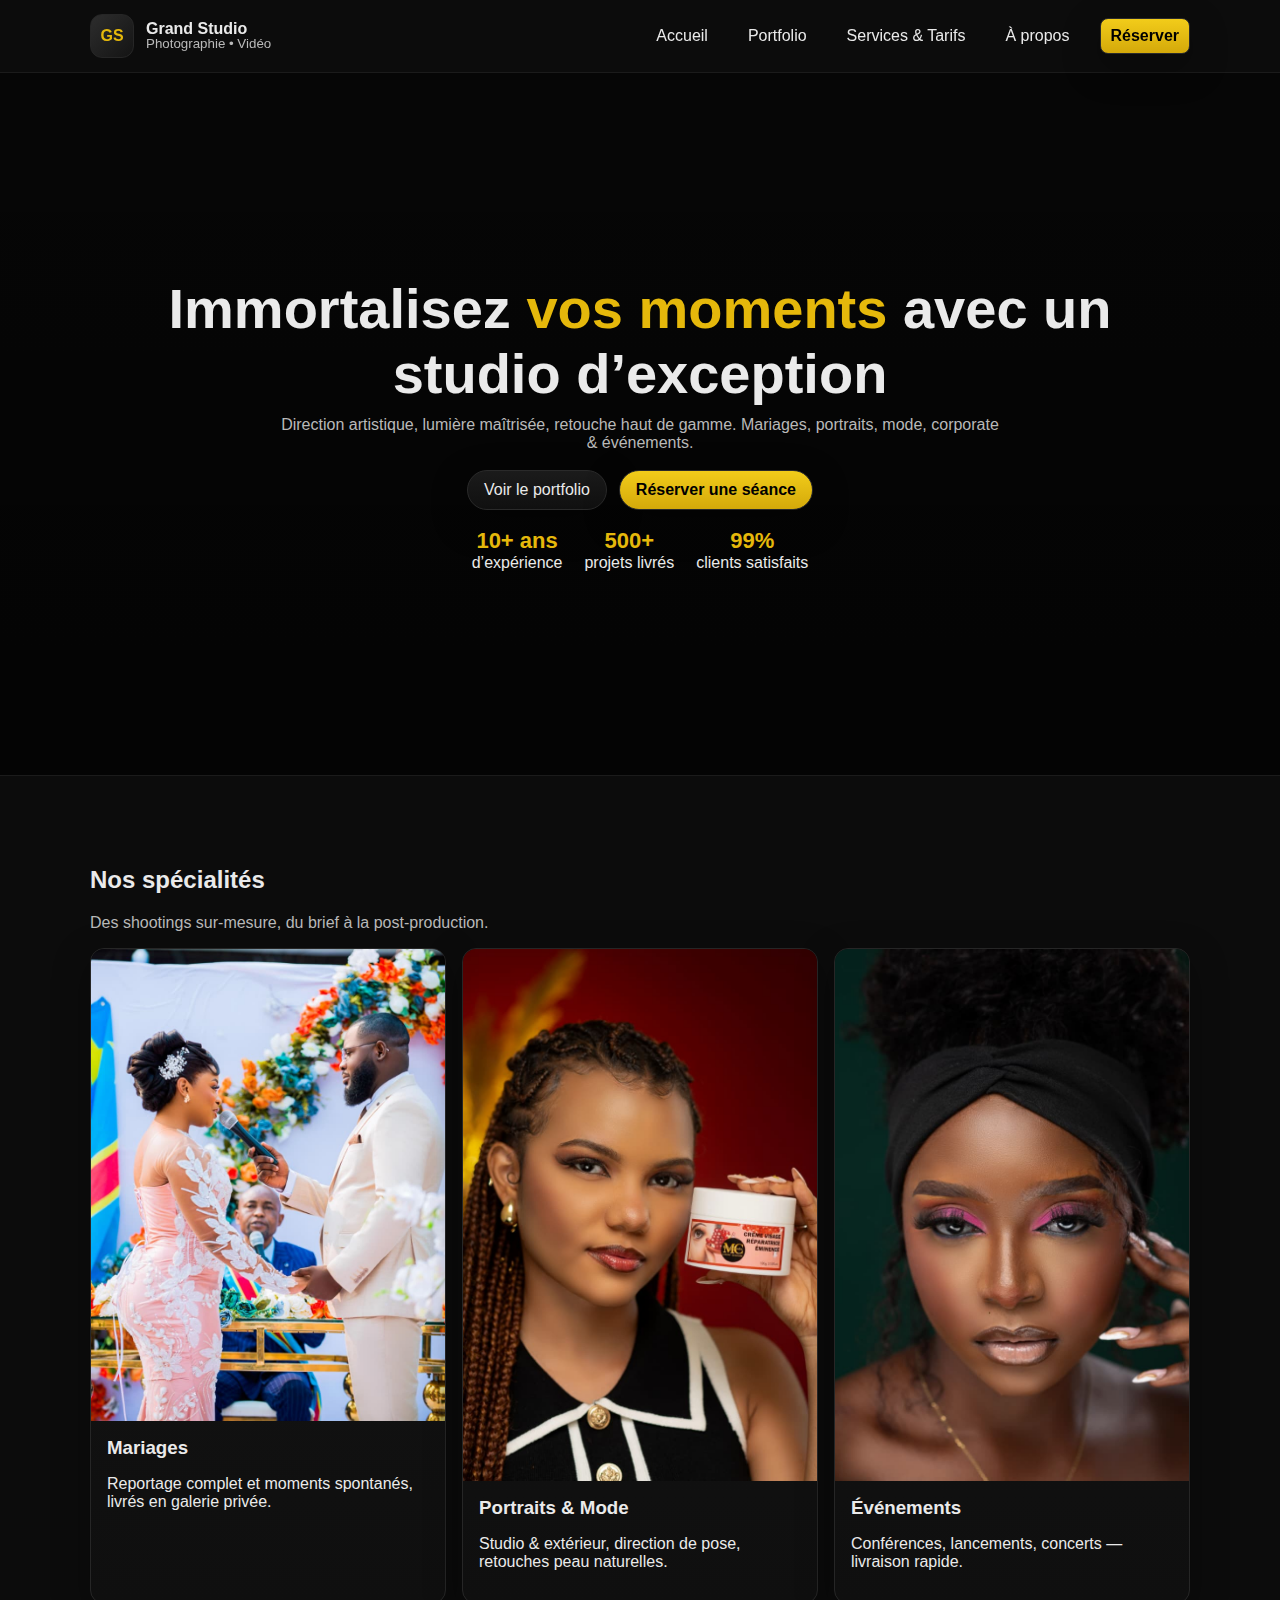
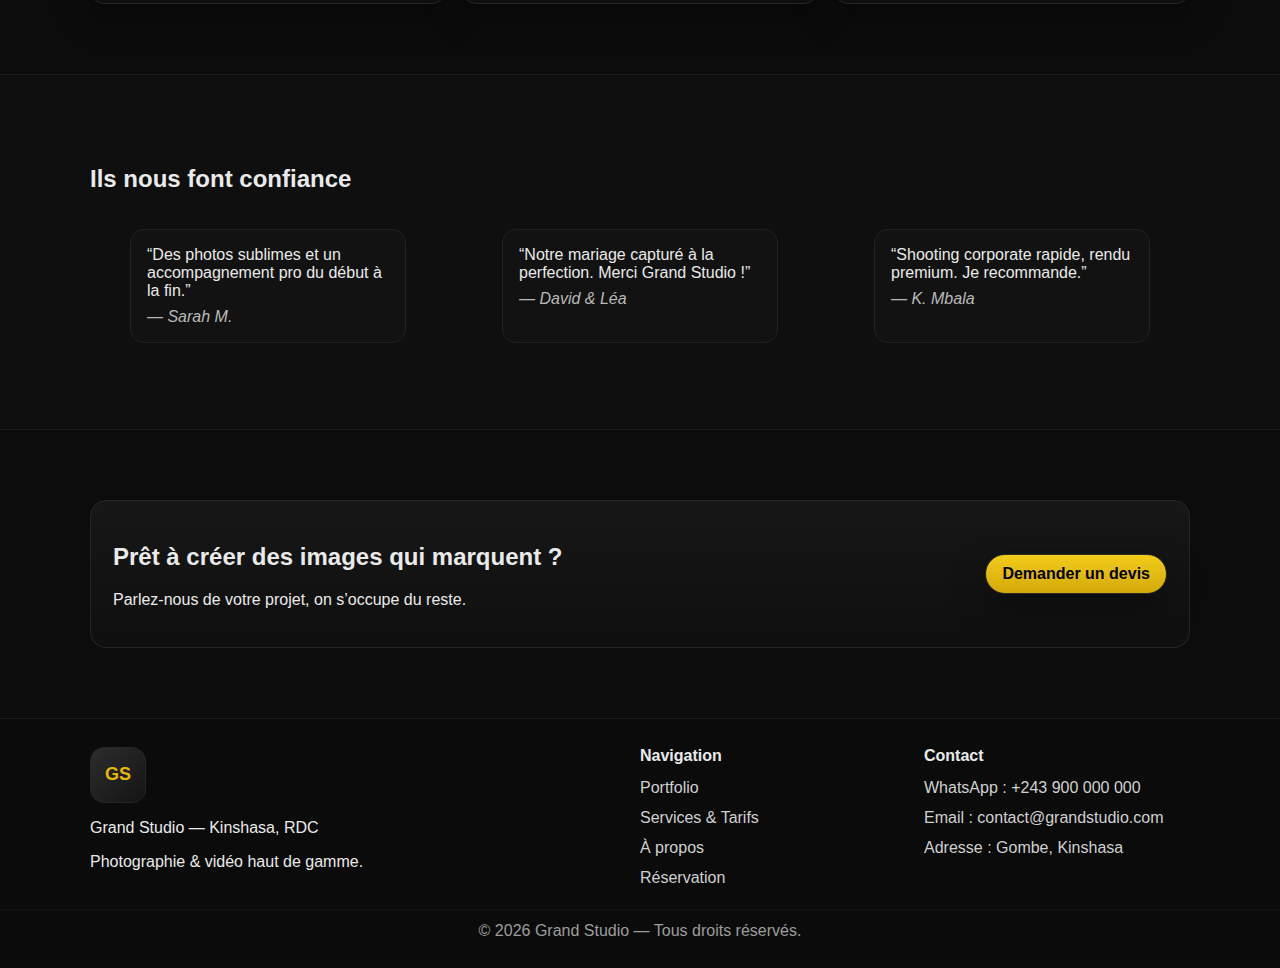
<file: index.html>
<!doctype html>
<html lang="fr">
<head>
  <meta charset="utf-8">
  <meta name="viewport" content="width=device-width, initial-scale=1">
  <title>Grand Studio — Photographie Professionnelle</title>
  <meta name="description" content="Studio photo haut de gamme : mariages, portraits, mode, corporate, événements.">
  <link rel="stylesheet" href="style.css">
  <script defer src="script.js"></script>
</head>
<body>
  <!-- Header -->
  <header class="header">
    <div class="container nav">
      <a class="brand" href="index.html">
        <div class="logo">GS</div>
        <div class="brand-text">
          <strong>Grand Studio</strong>
          <small>Photographie • Vidéo</small>
        </div>
      </a>
      <nav class="menu" id="menu">
        <a href="index.html">Accueil</a>
        <a href="portfolio.html">Portfolio</a>
        <a href="services.html">Services & Tarifs</a>
        <a href="about.html">À propos</a>
        <a class="btn btn-primary" href="contact.html">Réserver</a>
      </nav>
      <button class="burger" id="burger" aria-label="Menu">☰</button>
    </div>
  </header>

  <!-- Hero -->
  <section class="hero">
    <div class="hero-overlay"></div>
    <div class="container hero-content">
      <h1>Immortalisez <span>vos moments</span> avec un studio d’exception</h1>
      <p>Direction artistique, lumière maîtrisée, retouche haut de gamme. Mariages, portraits, mode, corporate & événements.</p>
      <div class="cta">
        <a class="btn" href="portfolio.html">Voir le portfolio</a>
        <a class="btn btn-primary" href="contact.html">Réserver une séance</a>
      </div>
      <div class="stats">
        <div><b>10+ ans</b><span>d’expérience</span></div>
        <div><b>500+</b><span>projets livrés</span></div>
        <div><b>99%</b><span>clients satisfaits</span></div>
      </div>
    </div>
  </section>

  <!-- Spécialités -->
  <section class="section">
    <div class="container">
      <h2>Nos spécialités</h2>
      <p class="lead">Des shootings sur-mesure, du brief à la post-production.</p>
      <div class="grid grid-3">
        <article class="card">
          <img src="img/IMG-20250824-WA0177.jpg" alt="Mariages">
          <div class="card-body">
            <h3>Mariages</h3>
            <p>Reportage complet et moments spontanés, livrés en galerie privée.</p>
          </div>
        </article>
        <article class="card">
          <img src="img/IMG-20250824-WA0180.jpg" alt="Portraits & Mode">
          <div class="card-body">
            <h3>Portraits & Mode</h3>
            <p>Studio & extérieur, direction de pose, retouches peau naturelles.</p>
          </div>
        </article>
        <article class="card">
          <img src="img/IMG-20250824-WA0179.jpg" alt="Événements">
          <div class="card-body">
            <h3>Événements</h3>
            <p>Conférences, lancements, concerts — livraison rapide.</p>
          </div>
        </article>
      </div>
    </div>
  </section>

  <!-- Témoignages -->
  <section class="section alt">
    <div class="container">
      <h2>Ils nous font confiance</h2>
      <div class="grid grid-3 quotes">
        <blockquote>“Des photos sublimes et un accompagnement pro du début à la fin.”<cite>— Sarah M.</cite></blockquote>
        <blockquote>“Notre mariage capturé à la perfection. Merci Grand Studio !”<cite>— David & Léa</cite></blockquote>
        <blockquote>“Shooting corporate rapide, rendu premium. Je recommande.”<cite>— K. Mbala</cite></blockquote>
      </div>
    </div>
  </section>

  <!-- CTA large -->
  <section class="section">
    <div class="container banner">
      <div>
        <h2>Prêt à créer des images qui marquent ?</h2>
        <p>Parlez-nous de votre projet, on s’occupe du reste.</p>
      </div>
      <a class="btn btn-primary" href="contact.html">Demander un devis</a>
    </div>
  </section>

  <!-- Footer -->
  <footer class="footer">
    <div class="container footer-grid">
      <div>
        <div class="logo big">GS</div>
        <p>Grand Studio — Kinshasa, RDC</p>
        <p>Photographie & vidéo haut de gamme.</p>
      </div>
      <div>
        <h4>Navigation</h4>
        <ul>
          <li><a href="portfolio.html">Portfolio</a></li>
          <li><a href="services.html">Services & Tarifs</a></li>
          <li><a href="about.html">À propos</a></li>
          <li><a href="contact.html">Réservation</a></li>
        </ul>
      </div>
      <div>
        <h4>Contact</h4>
        <ul>
          <li>WhatsApp : +243 900 000 000</li>
          <li>Email : contact@grandstudio.com</li>
          <li>Adresse : Gombe, Kinshasa</li>
        </ul>
      </div>
    </div>
    <div class="copy">© <span id="year"></span> Grand Studio — Tous droits réservés.</div>
  </footer>
</body>
</html>
</file>
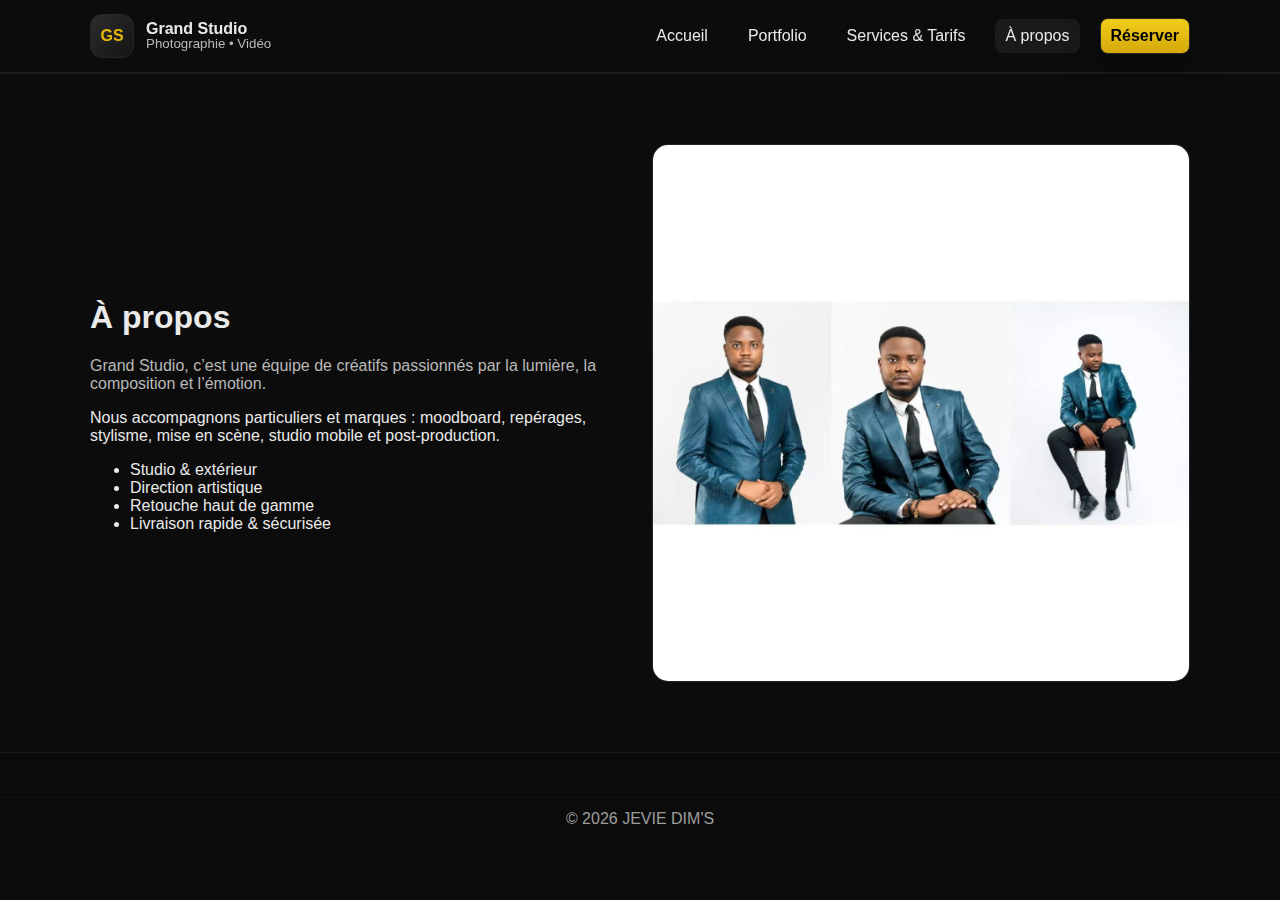
<file: about.html>
<!doctype html>
<html lang="fr">
<head>
  <meta charset="utf-8">
  <meta name="viewport" content="width=device-width, initial-scale=1">
  <title>À propos — Grand Studio</title>
  <link rel="stylesheet" href="style.css">
  <script defer src="script.js"></script>
</head>
<body>
  <header class="header">
    <div class="container nav">
      <a class="brand" href="index.html"><div class="logo">GS</div><div class="brand-text"><strong>Grand Studio</strong><small>Photographie • Vidéo</small></div></a>
      <nav class="menu" id="menu">
        <a href="index.html">Accueil</a>
        <a href="portfolio.html">Portfolio</a>
        <a href="services.html">Services & Tarifs</a>
        <a class="active" href="about.html">À propos</a>
        <a class="btn btn-primary" href="contact.html">Réserver</a>
      </nav>
      <button class="burger" id="burger">☰</button>
    </div>
  </header>

  <main class="section">
    <div class="container about">
      <div>
        <h1>À propos</h1>
        <p class="lead">Grand Studio, c’est une équipe de créatifs passionnés par la lumière, la composition et l’émotion.</p>
        <p>Nous accompagnons particuliers et marques : moodboard, repérages, stylisme, mise en scène, studio mobile et post-production.</p>
        <ul class="ticks">
          <li>Studio & extérieur</li>
          <li>Direction artistique</li>
          <li>Retouche haut de gamme</li>
          <li>Livraison rapide & sécurisée</li>
        </ul>
      </div>
      <img class="about-img" src="img/moi.jpg" alt="Notre studio">
    </div>
  </main>

  <footer class="footer">
    <div class="copy">© <span id="year"></span> JEVIE DIM'S</div>
  </footer>
</body>
</html>
</file>
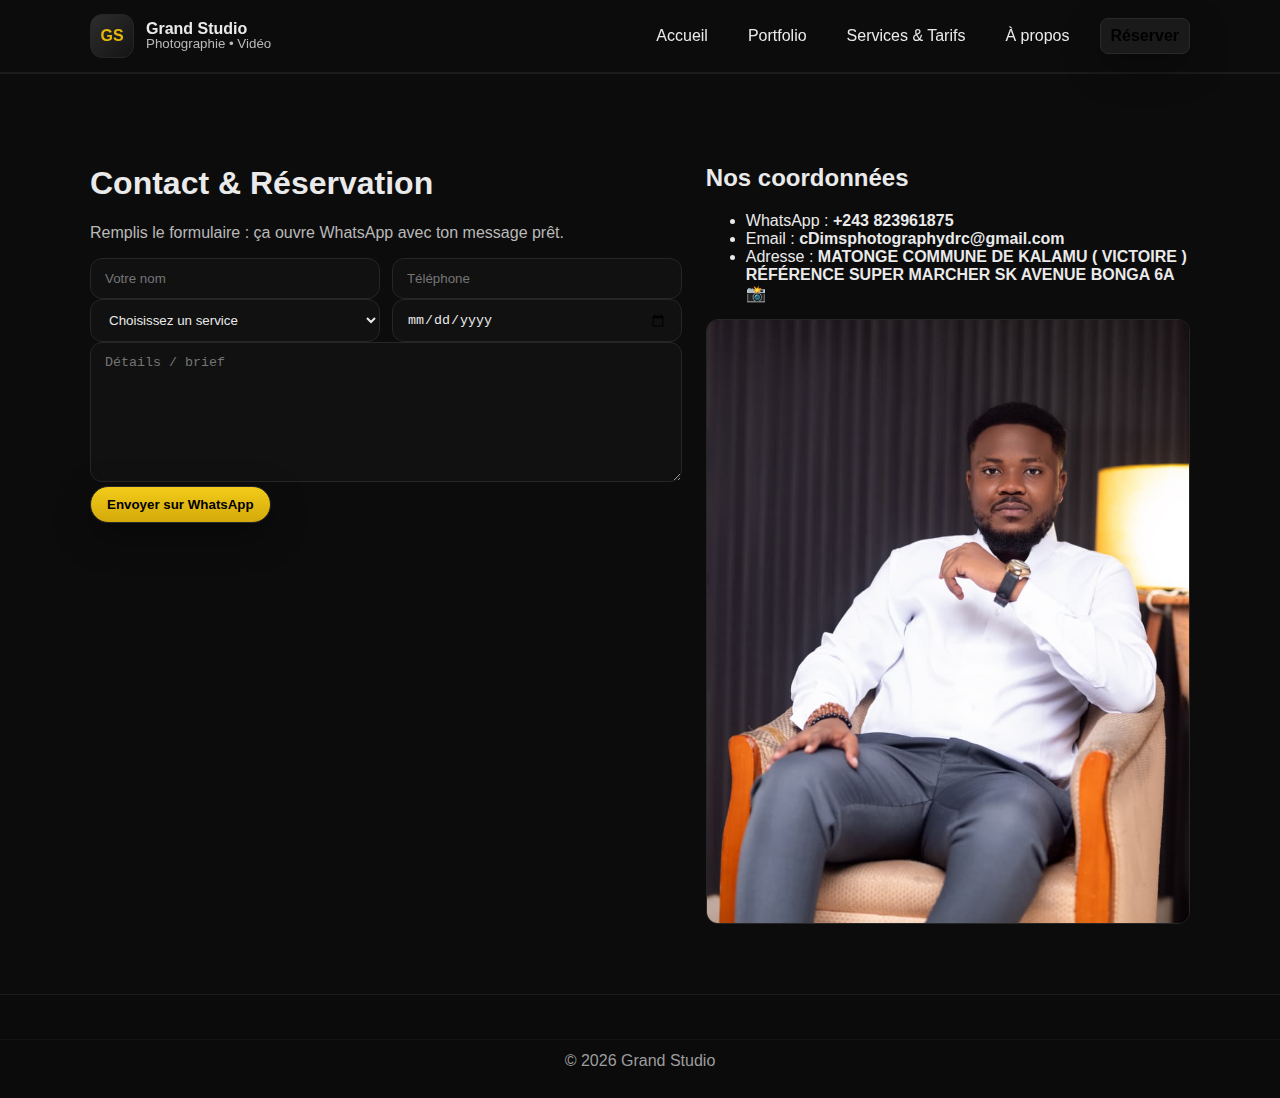
<file: contact.html>
<!doctype html>
<html lang="fr">
<head>
  <meta charset="utf-8">
  <meta name="viewport" content="width=device-width, initial-scale=1">
  <title>Contact & Réservation — Grand Studio</title>
  <link rel="stylesheet" href="style.css">
  <script defer src="script.js"></script>
</head>
<body>
  <header class="header">
    <div class="container nav">
      <a class="brand" href="index.html"><div class="logo">GS</div><div class="brand-text"><strong>Grand Studio</strong><small>Photographie • Vidéo</small></div></a>
      <nav class="menu" id="menu">
        <a href="index.html">Accueil</a>
        <a href="portfolio.html">Portfolio</a>
        <a href="services.html">Services & Tarifs</a>
        <a href="about.html">À propos</a>
        <a class="active btn btn-primary" href="contact.html">Réserver</a>
      </nav>
      <button class="burger" id="burger">☰</button>
    </div>
  </header>

  <main class="section">
    <div class="container contact">
      <div class="contact-form">
        <h1>Contact & Réservation</h1>
        <p class="lead">Remplis le formulaire : ça ouvre WhatsApp avec ton message prêt.</p>
        <form id="booking-form">
          <div class="row">
            <input class="input" type="text" name="name" placeholder="Votre nom" required>
            <input class="input" type="tel" name="phone" placeholder="Téléphone" required>
          </div>
          <div class="row">
            <select class="input" name="service" required>
              <option value="">Choisissez un service</option>
              <option value="Portrait">Portrait</option>
              <option value="Mariage">Mariage</option>
              <option value="Événement">Événement</option>
              <option value="Corporate">Corporate</option>
            </select>
            <input class="input" type="date" name="date" required>
          </div>
          <textarea class="input" name="notes" placeholder="Détails / brief"></textarea>
          <button class="btn btn-primary" type="submit">Envoyer sur WhatsApp</button>
        </form>
      </div>

      <div class="contact-info">
        <h2>Nos coordonnées</h2>
        <ul>
          <li>WhatsApp : <b>+243 823961875</b></li>
          <li>Email : <b>cDimsphotographydrc@gmail.com</b></li>
          <li>Adresse : <b>MATONGE COMMUNE DE KALAMU ( VICTOIRE  ) RÉFÉRENCE SUPER MARCHER SK AVENUE BONGA 6A 📸</b></li>
        </ul>
        <div class="map">
          <!-- Tu peux remplacer par un embed Google Maps -->
          <img src="img/jevie.jpg" alt="Plan d'accès">
        </div>
      </div>
    </div>
  </main>

  <footer class="footer">
    <div class="copy">© <span id="year"></span> Grand Studio</div>
  </footer>
</body>
</html>
</file>
<file: style.css>
:root{
  --bg:#0c0c0c; --surface:#111; --text:#eaeaea; --muted:#b9b9b9;
  --gold:#e5b80b; --line:#1b1b1b; --shadow:0 12px 36px rgba(0,0,0,.35);
  --radius:14px; --container:1100px;
}
*{box-sizing:border-box} html,body{margin:0;padding:0;background:var(--bg);color:var(--text);font-family:Inter,Arial,Helvetica,sans-serif}
img{max-width:100%;display:block} a{color:inherit;text-decoration:none}
.container{width:min(var(--container),92%);margin:0 auto}

/* Header */
.header{position:sticky;top:0;z-index:50;background:rgba(12,12,12,.8);backdrop-filter:blur(8px);border-bottom:1px solid var(--line)}
.nav{display:flex;align-items:center;justify-content:space-between;padding:14px 0}
.brand{display:flex;gap:12px;align-items:center}
.logo{width:44px;height:44px;border-radius:12px;border:1px solid #262626;display:grid;place-items:center;background:linear-gradient(135deg,#2d2d2d,#141414);font-weight:900;color:var(--gold)}
.brand-text{display:flex;flex-direction:column;line-height:1}
.brand-text small{color:var(--muted)}
.menu{display:flex;gap:20px;align-items:center}
.menu a{padding:8px 10px;border-radius:8px}
.menu a:hover,.menu a.active{background:#1a1a1a}
.btn{display:inline-block;padding:10px 16px;border-radius:999px;border:1px solid #2a2a2a;background:linear-gradient(180deg,#1b1b1b,#101010);box-shadow:var(--shadow)}
.btn-primary{background:linear-gradient(180deg,#f2cc1a,#d4a90a);color:#000;font-weight:800}
.burger{display:none;border:1px solid #2a2a2a;border-radius:10px;padding:8px 10px;background:#111;color:#fff}

/* Hero */
.hero{position:relative;min-height:78vh;display:grid;place-items:center;background:url("https://picsum.photos/seed/heroWide/2000/1200") center/cover}
.hero-overlay{position:absolute;inset:0;background:linear-gradient(180deg,rgba(0,0,0,.5),rgba(0,0,0,.7))}
.hero-content{position:relative;text-align:center}
.hero h1{font-size:clamp(28px,4.5vw,56px);margin:0 0 10px}
.hero h1 span{color:var(--gold)}
.hero p{color:var(--muted);max-width:720px;margin:0 auto 18px}
.cta{display:flex;gap:12px;justify-content:center}
.stats{display:flex;gap:22px;justify-content:center;margin-top:18px;flex-wrap:wrap}
.stats b{font-size:22px;color:var(--gold);display:block}

/* Sections */
.section{padding:70px 0;border-top:1px solid var(--line)}
.section.alt{background:#0f0f0f}
.lead{color:var(--muted)}
.grid{display:grid;gap:16px}
.grid-3{grid-template-columns:repeat(3,1fr)}
.grid-2{grid-template-columns:repeat(2,1fr)}

/* Cards */
.card{border:1px solid #262626;border-radius:14px;overflow:hidden;background:linear-gradient(180deg,#151515,#0f0f0f);box-shadow:var(--shadow)}
.card-body{padding:16px}
.card h3{margin:0 0 6px}

/* Quotes */
.quotes blockquote{background:#121212;border:1px solid #222;border-radius:14px;padding:16px}
.quotes cite{display:block;margin-top:8px;color:var(--muted)}

/* Banner CTA */
.banner{display:flex;justify-content:space-between;align-items:center;gap:16px;border:1px solid #262626;border-radius:16px;background:linear-gradient(180deg,#171717,#0f0f0f);padding:22px}

/* Pricing */
.pricing .price-card{border:1px solid #262626;border-radius:16px;background:linear-gradient(180deg,#171717,#0f0f0f);padding:22px}
.price-card ul{margin:12px 0 0;padding-left:18px}
.price{font-size:32px;font-weight:900;color:var(--gold);margin:6px 0}
.price-card.featured{outline:2px solid var(--gold)}

/* About */
.about{display:grid;grid-template-columns:1fr 1fr;gap:24px;align-items:center}
.about-img{border-radius:16px;border:1px solid #262626}

/* Contact */
.contact{display:grid;grid-template-columns:1.1fr .9fr;gap:24px;align-items:start}
.input, textarea, select{width:100%;padding:12px 14px;border-radius:12px;border:1px solid #262626;background:#111;color:var(--text)}
textarea{min-height:140px;resize:vertical}
.row{display:grid;grid-template-columns:1fr 1fr;gap:12px}
.map img{border-radius:12px;border:1px solid #262626}
.note{color:var(--muted);margin-top:10px}

/* Gallery */
.gallery img{width:100%;border-radius:12px;border:1px solid #262626;cursor:zoom-in}

/* Lightbox */
.lightbox{position:fixed;inset:0;background:rgba(0,0,0,.9);display:none;align-items:center;justify-content:center;padding:20px;z-index:100}
.lightbox.open{display:flex}
.lightbox img{max-width:95vw;max-height:85vh;border-radius:12px;border:1px solid #444;box-shadow:var(--shadow)}
.lightbox .close{position:absolute;top:18px;right:18px;font-size:26px;background:#000;border:1px solid #333;border-radius:10px;padding:6px 12px;cursor:pointer}

/* Footer */
.footer{border-top:1px solid var(--line);padding:28px 0;background:#0b0b0b}
.footer-grid{display:grid;grid-template-columns:2fr 1fr 1fr;gap:18px}
.footer h4{margin:0 0 8px}
.footer ul{list-style:none;padding:0;margin:0}
.footer li{padding:6px 0;color:#d0d0d0}
.logo.big{width:56px;height:56px;border-radius:14px;display:grid;place-items:center;background:linear-gradient(135deg,#2d2d2d,#141414);border:1px solid #262626;color:var(--gold);font-weight:900;font-size:18px}
.copy{border-top:1px solid #131313;margin-top:16px;padding-top:12px;color:#9d9d9d;text-align:center}

/* Responsive */
@media (max-width:1000px){
  .grid-3{grid-template-columns:1fr 1fr}
  .about{grid-template-columns:1fr}
  .contact{grid-template-columns:1fr}
  .footer-grid{grid-template-columns:1fr 1fr}
}
@media (max-width:760px){
  .menu{display:none;position:absolute;top:64px;left:0;right:0;background:#0e0e0e;border-top:1px solid #1d1d1d;padding:12px 18px;flex-direction:column;gap:10px}
  .menu.open{display:flex}
  .burger{display:block}
  .row{grid-template-columns:1fr}
  .grid-3{grid-template-columns:1fr}
  .footer-grid{grid-template-columns:1fr}
}
</file>
